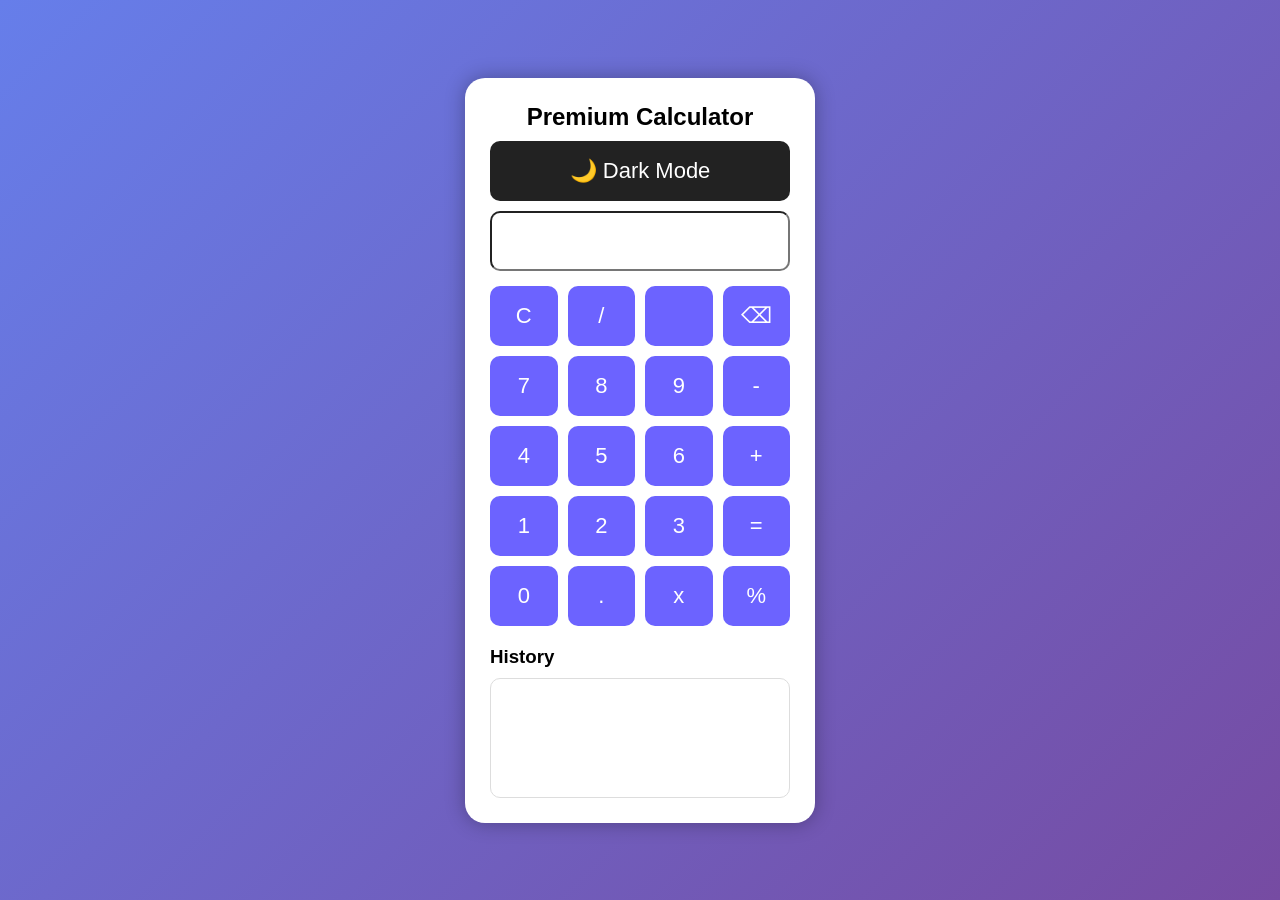
<file: Calculator/index.html>
<!DOCTYPE html>
<html lang="en">
<head>
<meta charset="UTF-8">
<meta name="viewport" content="width=device-width, initial-scale=1.0">
<title>Premium Calculator</title>
<link rel="stylesheet" href="style.css">
</head>
<body>

<div class="calculator">
<h2>Premium Calculator</h2>

<h3 id="clock"></h3>

<button class="theme-btn" onclick="toggleTheme()">
🌙 Dark Mode
</button>

<input type="text" id="display" readonly>

<div class="buttons">

<button onclick="clearDisplay()">C</button>
<button onclick="appendValue('/')">/</button>
<button onclick="appendValue('')"></button>
<button onclick="deleteLast()">⌫</button>

<button onclick="appendValue('7')">7</button>
<button onclick="appendValue('8')">8</button>
<button onclick="appendValue('9')">9</button>
<button onclick="appendValue('-')">-</button>

<button onclick="appendValue('4')">4</button>
<button onclick="appendValue('5')">5</button>
<button onclick="appendValue('6')">6</button>
<button onclick="appendValue('+')">+</button>

<button onclick="appendValue('1')">1</button>
<button onclick="appendValue('2')">2</button>
<button onclick="appendValue('3')">3</button>
<button onclick="calculate()">=</button>

<button onclick="appendValue('0')">0</button>
<button onclick="appendValue('.')">.</button>
<button onclick="appendValue('*')">x</button>
<button onclick="appendValue('%')">%</button>
</div>

<div class="history-box">
<h3>History</h3>
<div id="history"></div>
</div>

</div>

<script src="script.js"></script>

</body>
</html>
</file>
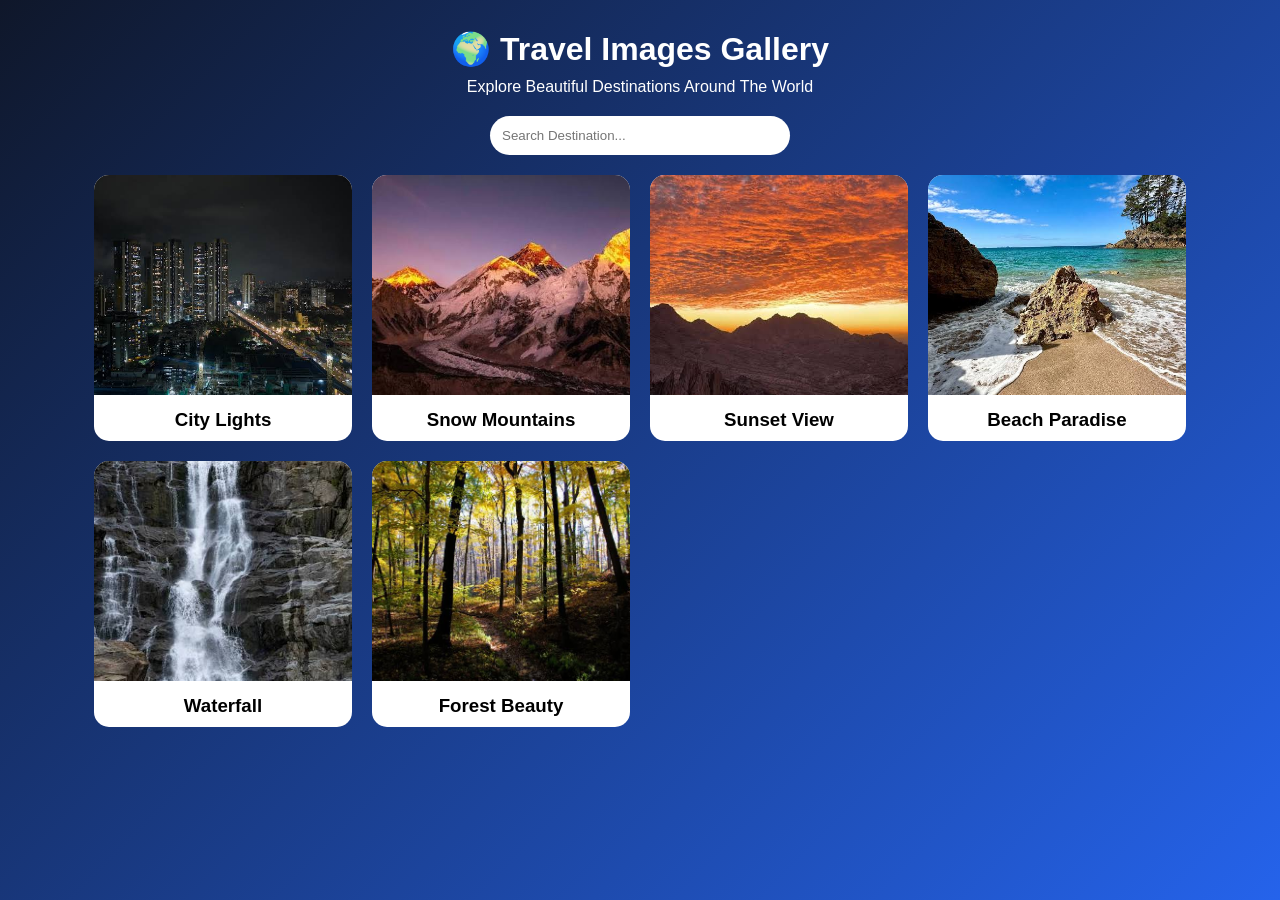
<file: ImageGallery/index.html>
<!DOCTYPE html>
<html lang="en">
<head>
    <meta charset="UTF-8">
    <meta name="viewport" content="width=device-width, initial-scale=1.0">
    <title>Travel Image Gallery</title>
    <link rel="stylesheet" href="style.css">
</head>
<body>

    <div class="container">
        <h1>🌍 Travel Images Gallery</h1>
        <p>Explore Beautiful Destinations Around The World</p>

        <input type="text" class="search-box" placeholder="Search Destination...">

        <div class="gallery">

            <div class="card">
                <img src="img1.jpeg" onclick="openImage(this.src)">
                <h3>City Lights</h3>
            </div>

            <div class="card">
                <img src="img2.jpeg" onclick="openImage(this.src)">
                <h3>Snow Mountains</h3>
            </div>

            <div class="card">
                <img src="img3.jpeg" onclick="openImage(this.src)">
                <h3>Sunset View</h3>
            </div>

            <div class="card">
                <img src="img4.jpeg" onclick="openImage(this.src)">
                <h3>Beach Paradise</h3>
            </div>

            <div class="card">
                <img src="img5.jpeg" onclick="openImage(this.src)">
                <h3>Waterfall</h3>
            </div>

            <div class="card">
                <img src="img6.jpeg" onclick="openImage(this.src)">
                <h3>Forest Beauty</h3>
            </div>

        </div>
    </div>

    <!-- Lightbox -->
    <div id="lightbox" class="lightbox">
        <span class="close" onclick="closeImage()">&times;</span>
        <img id="lightbox-img">
    </div>

    <script src="script.js"></script>

</body>
</html>
</file>
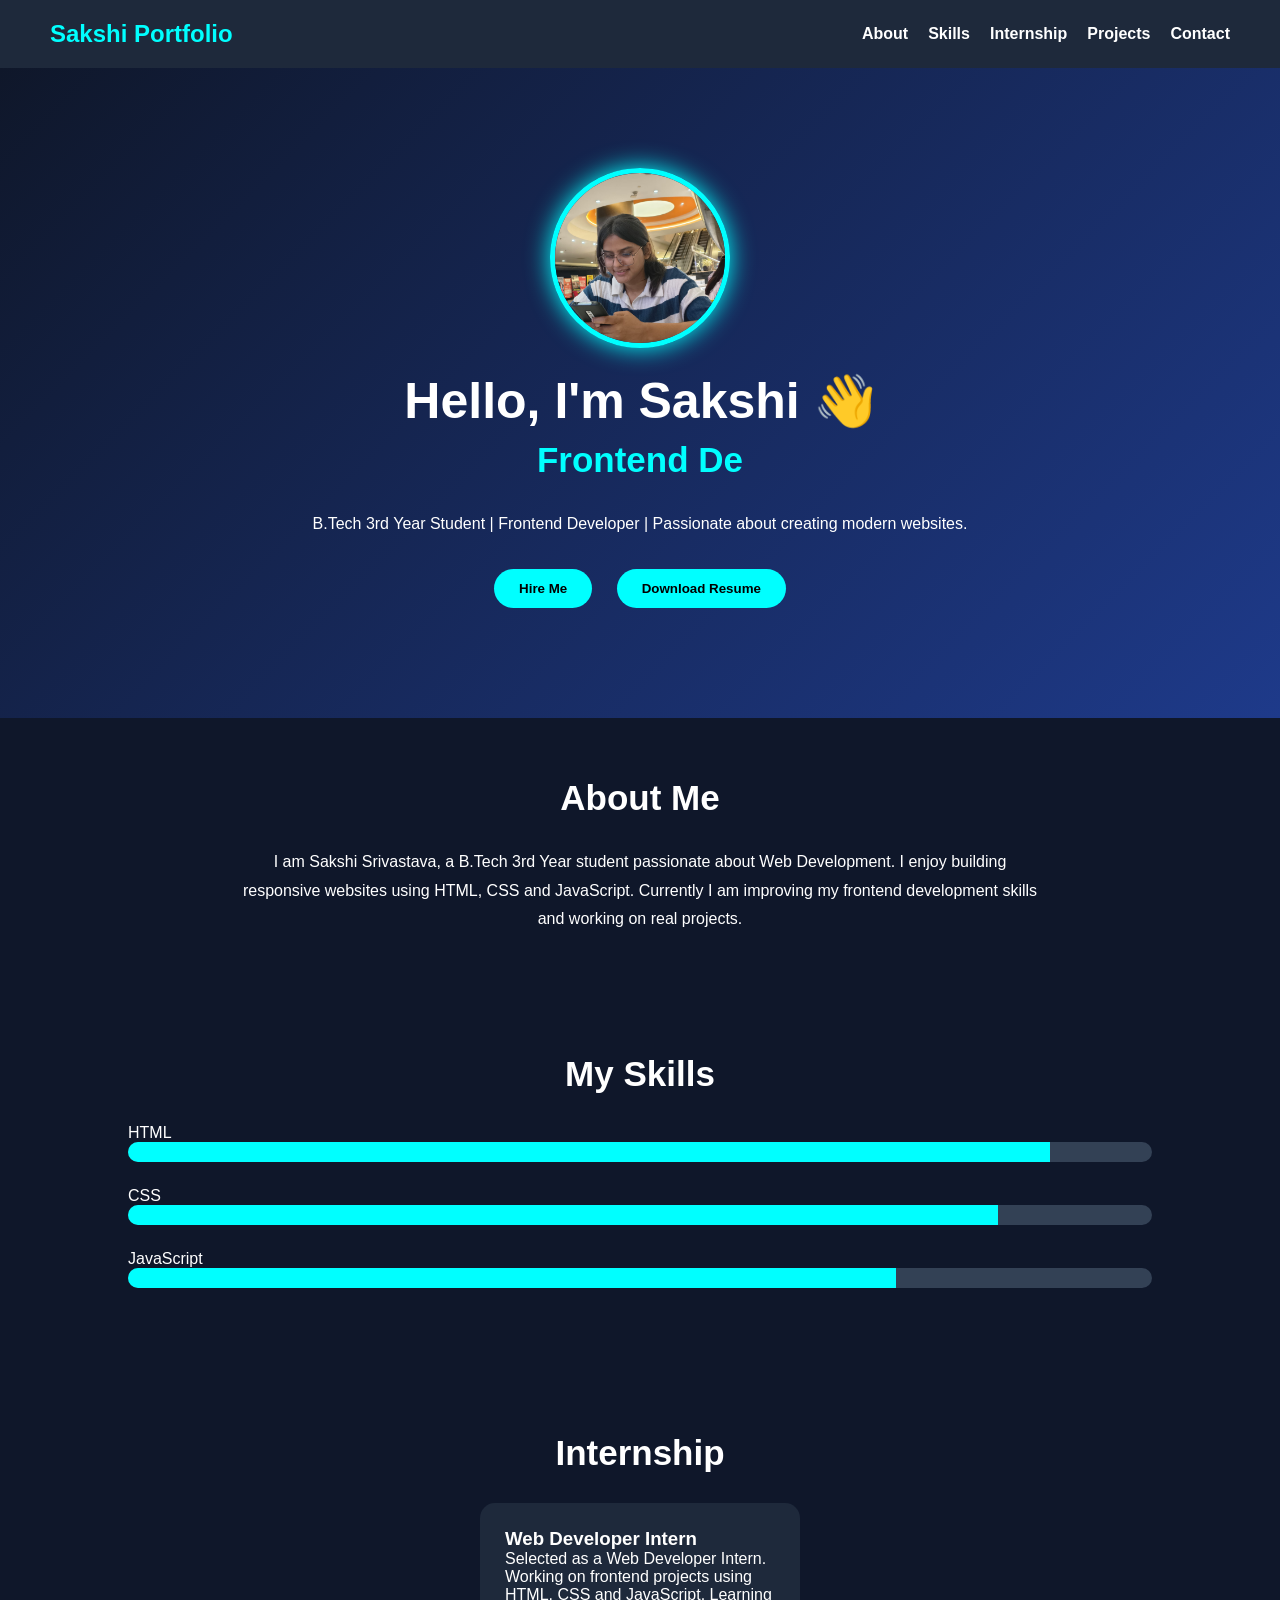
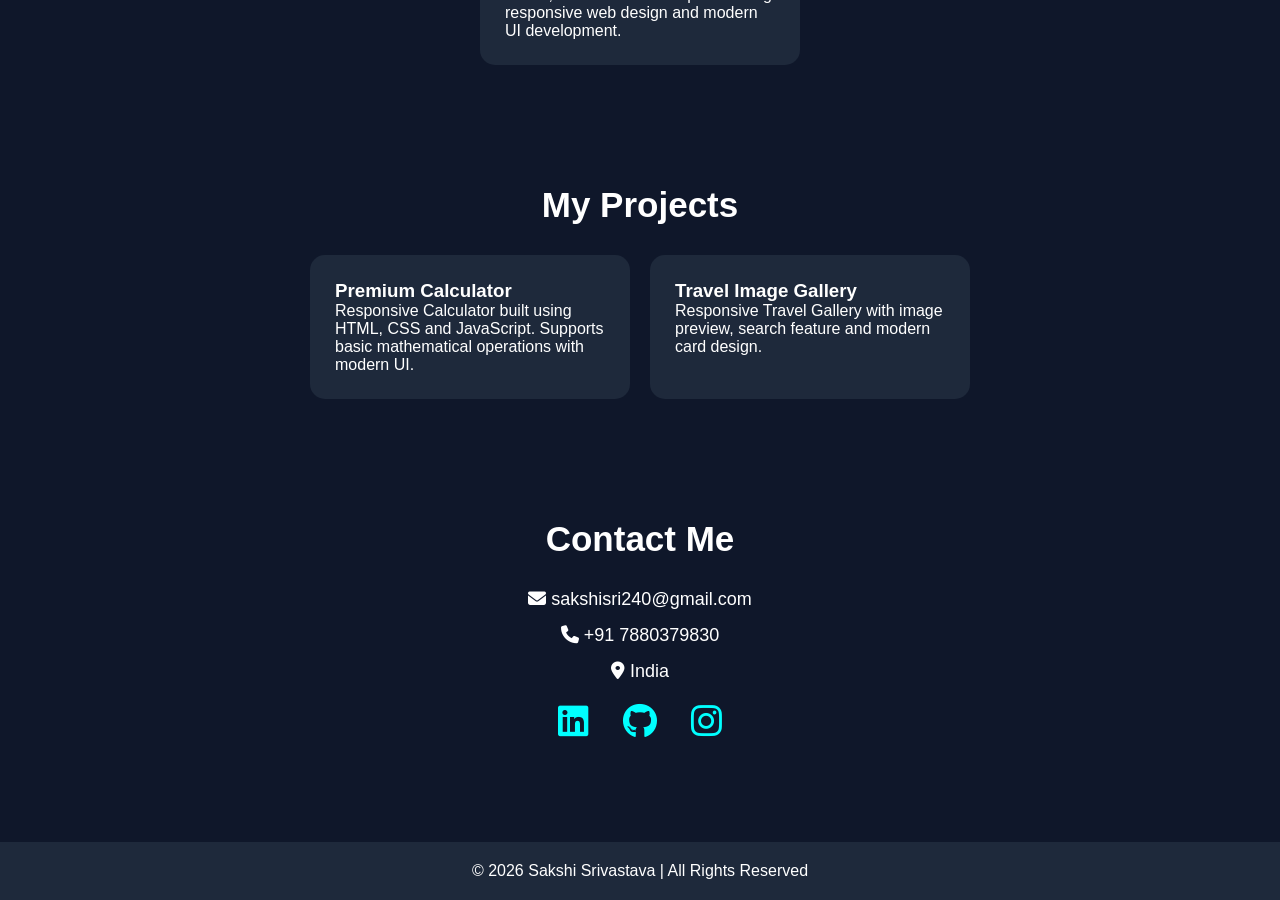
<file: Portfolio/index.html>
<!DOCTYPE html>
<html lang="en">
<head>
<meta charset="UTF-8">
<meta name="viewport" content="width=device-width, initial-scale=1.0">
<title>Sakshi Srivastava | Portfolio</title>

<link rel="stylesheet" href="style.css">

<link rel="stylesheet"
href="https://cdnjs.cloudflare.com/ajax/libs/font-awesome/6.5.1/css/all.min.css">

</head>
<body>

<nav>

<div class="logo">Sakshi Portfolio</div>

<ul>
<li><a href="#about">About</a></li>
<li><a href="#skills">Skills</a></li>
<li><a href="#internship">Internship</a></li>
<li><a href="#projects">Projects</a></li>
<li><a href="#contact">Contact</a></li>
</ul>

</nav>

<section class="hero">

<img src="profile.jpg.jpeg" alt="Profile" class="profile">

<h1>Hello, I'm Sakshi 👋</h1>

<h2><span id="typing"></span></h2>

<p>
B.Tech 3rd Year Student | Frontend Developer |
Passionate about creating modern websites.
</p>

<div class="buttons">

<button onclick="showMessage()">Hire Me</button>

<a href="#">
<button>Download Resume</button>
</a>

</div>

</section>

<section id="about">

<h2>About Me</h2>

<p>
I am Sakshi Srivastava, a B.Tech 3rd Year student passionate about Web Development.
I enjoy building responsive websites using HTML, CSS and JavaScript.
Currently I am improving my frontend development skills and working on real projects.
</p>

</section>

<section id="skills">

<h2>My Skills</h2>

<p>HTML</p>
<div class="progress">
<div class="html"></div>
</div>

<p>CSS</p>
<div class="progress">
<div class="css"></div>
</div>

<p>JavaScript</p>
<div class="progress">
<div class="js"></div>
</div>

</section>

<section id="internship">

<h2>Internship</h2>

<div class="card">

<h3>Web Developer Intern</h3>

<p>
Selected as a Web Developer Intern.
Working on frontend projects using HTML, CSS and JavaScript.
Learning responsive web design and modern UI development.
</p>

</div>

</section>

<section id="projects">

<h2>My Projects</h2>

<div class="project-container">

<div class="card">

<h3>Premium Calculator</h3>

<p>
Responsive Calculator built using HTML, CSS and JavaScript.
Supports basic mathematical operations with modern UI.
</p>

</div>

<div class="card">

<h3>Travel Image Gallery</h3>

<p>
Responsive Travel Gallery with image preview,
search feature and modern card design.
</p>

</div>

</div>

</section>

<section id="contact">

<h2>Contact Me</h2>

<p><i class="fas fa-envelope"></i> sakshisri240@gmail.com</p>

<p><i class="fas fa-phone"></i> +91 7880379830</p>

<p><i class="fas fa-location-dot"></i> India</p>

<div class="social">

<a href="#"><i class="fab fa-linkedin"></i></a>

<a href="#"><i class="fab fa-github"></i></a>

<a href="#"><i class="fab fa-instagram"></i></a>

</div>

</section>

<footer>

<p>© 2026 Sakshi Srivastava | All Rights Reserved</p>

</footer>

<script src="script.js"></script>

</body>
</html>
</file>
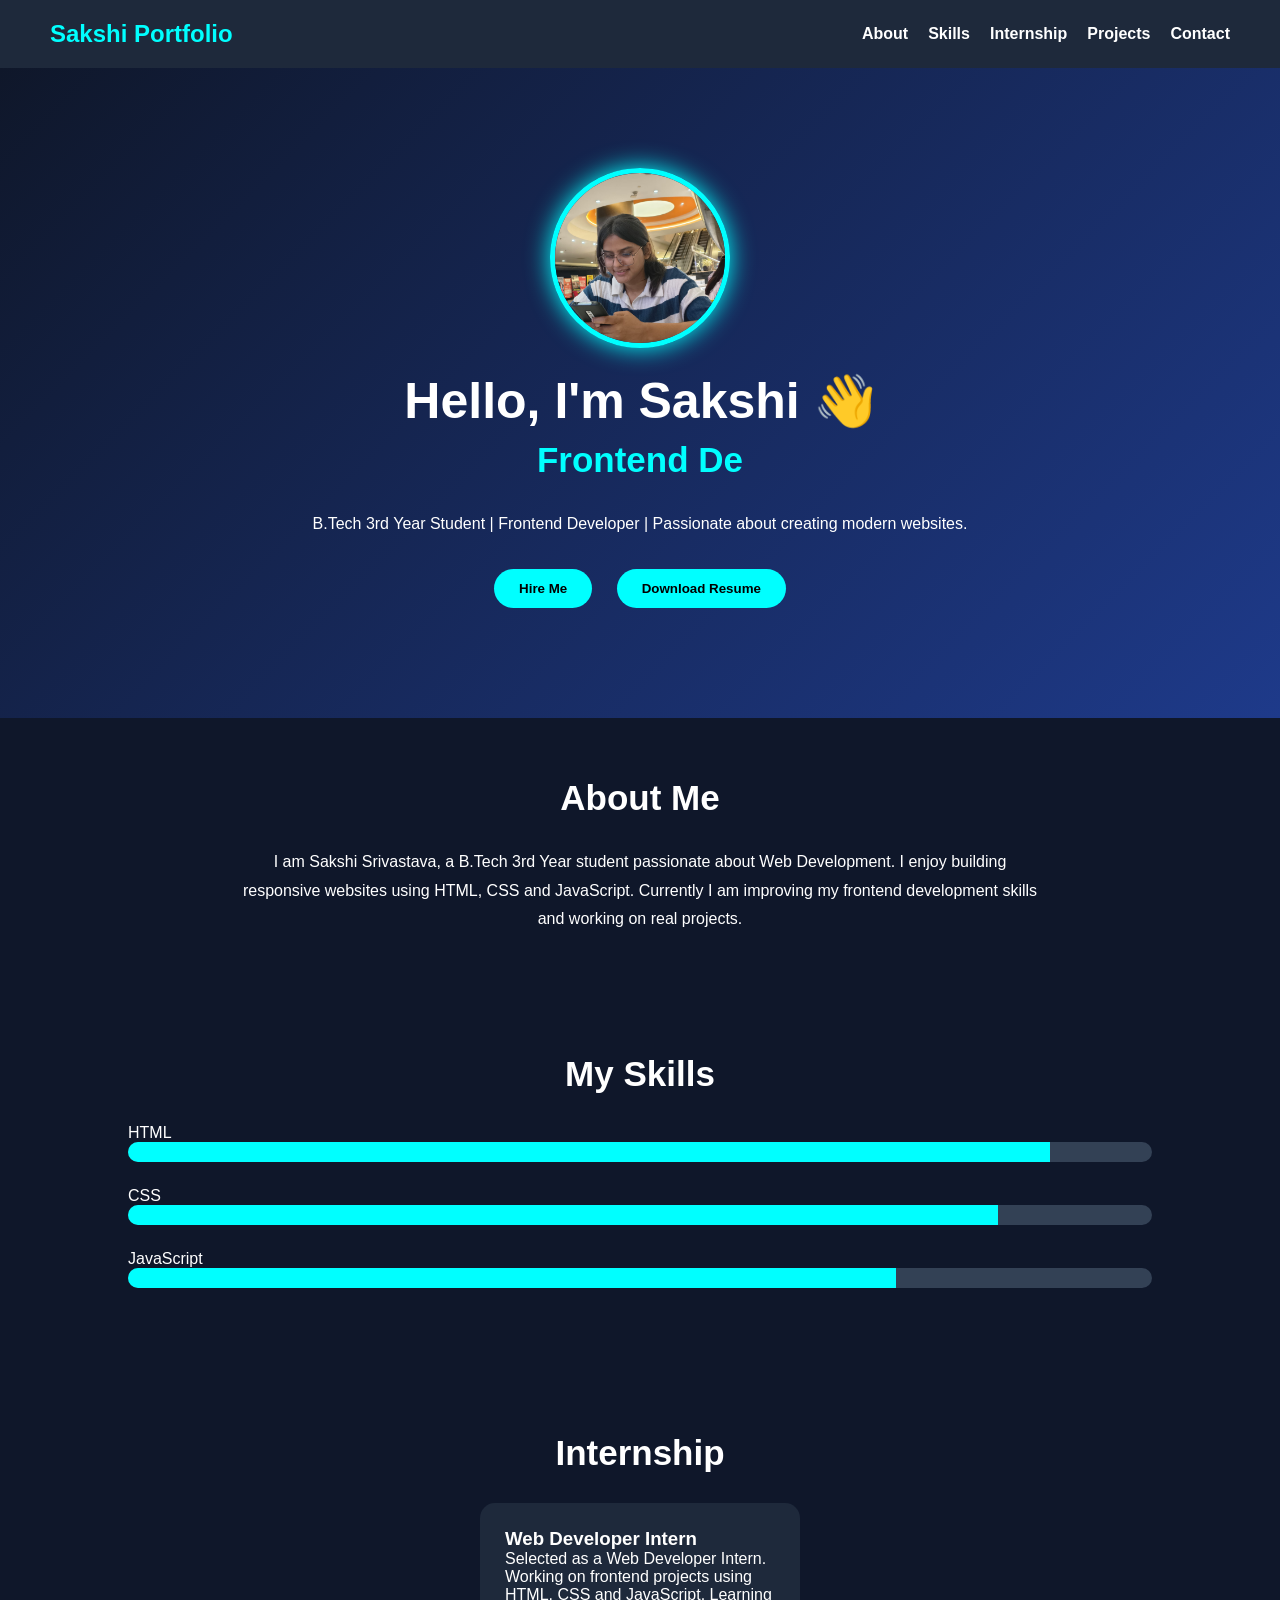
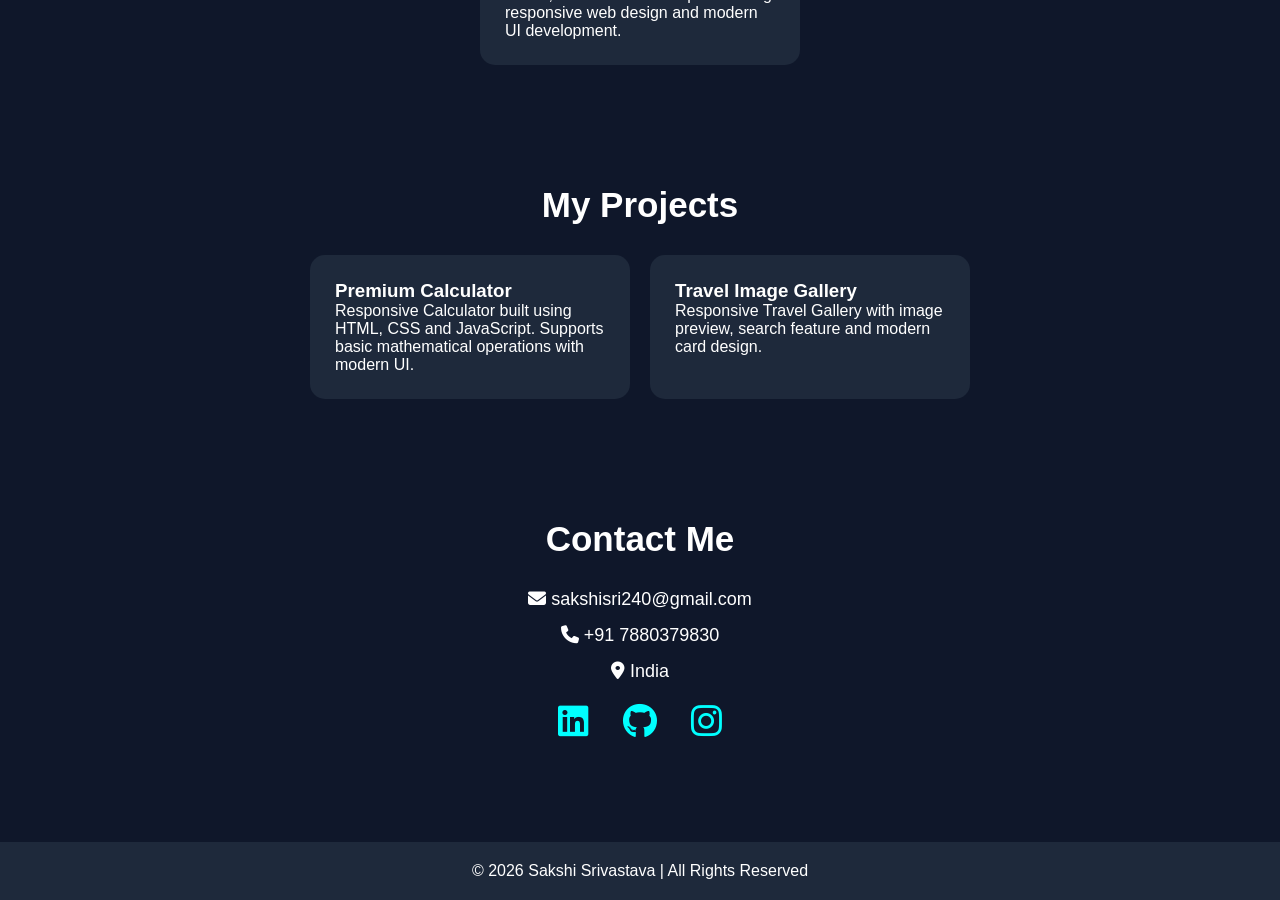
<file: Potfolio/index.html>
<!DOCTYPE html>
<html lang="en">
<head>
<meta charset="UTF-8">
<meta name="viewport" content="width=device-width, initial-scale=1.0">
<title>Sakshi Srivastava | Portfolio</title>

<link rel="stylesheet" href="style.css">

<link rel="stylesheet"
href="https://cdnjs.cloudflare.com/ajax/libs/font-awesome/6.5.1/css/all.min.css">

</head>
<body>

<nav>

<div class="logo">Sakshi Portfolio</div>

<ul>
<li><a href="#about">About</a></li>
<li><a href="#skills">Skills</a></li>
<li><a href="#internship">Internship</a></li>
<li><a href="#projects">Projects</a></li>
<li><a href="#contact">Contact</a></li>
</ul>

</nav>

<section class="hero">

<img src="profile.jpg.jpeg" alt="Profile" class="profile">

<h1>Hello, I'm Sakshi 👋</h1>

<h2><span id="typing"></span></h2>

<p>
B.Tech 3rd Year Student | Frontend Developer |
Passionate about creating modern websites.
</p>

<div class="buttons">

<button onclick="showMessage()">Hire Me</button>

<a href="#">
<button>Download Resume</button>
</a>

</div>

</section>

<section id="about">

<h2>About Me</h2>

<p>
I am Sakshi Srivastava, a B.Tech 3rd Year student passionate about Web Development.
I enjoy building responsive websites using HTML, CSS and JavaScript.
Currently I am improving my frontend development skills and working on real projects.
</p>

</section>

<section id="skills">

<h2>My Skills</h2>

<p>HTML</p>
<div class="progress">
<div class="html"></div>
</div>

<p>CSS</p>
<div class="progress">
<div class="css"></div>
</div>

<p>JavaScript</p>
<div class="progress">
<div class="js"></div>
</div>

</section>

<section id="internship">

<h2>Internship</h2>

<div class="card">

<h3>Web Developer Intern</h3>

<p>
Selected as a Web Developer Intern.
Working on frontend projects using HTML, CSS and JavaScript.
Learning responsive web design and modern UI development.
</p>

</div>

</section>

<section id="projects">

<h2>My Projects</h2>

<div class="project-container">

<div class="card">

<h3>Premium Calculator</h3>

<p>
Responsive Calculator built using HTML, CSS and JavaScript.
Supports basic mathematical operations with modern UI.
</p>

</div>

<div class="card">

<h3>Travel Image Gallery</h3>

<p>
Responsive Travel Gallery with image preview,
search feature and modern card design.
</p>

</div>

</div>

</section>

<section id="contact">

<h2>Contact Me</h2>

<p><i class="fas fa-envelope"></i> sakshisri240@gmail.com</p>

<p><i class="fas fa-phone"></i> +91 7880379830</p>

<p><i class="fas fa-location-dot"></i> India</p>

<div class="social">

<a href="#"><i class="fab fa-linkedin"></i></a>

<a href="#"><i class="fab fa-github"></i></a>

<a href="#"><i class="fab fa-instagram"></i></a>

</div>

</section>

<footer>

<p>© 2026 Sakshi Srivastava | All Rights Reserved</p>

</footer>

<script src="script.js"></script>

</body>
</html>
</file>
<file: Calculator/style.css>
*{
margin:0;
padding:0;
box-sizing:border-box;
font-family:Arial,sans-serif;
}

body{
display:flex;
justify-content:center;
align-items:center;
min-height:100vh;
background:linear-gradient(135deg,#667eea,#764ba2);
}

.calculator{
background:white;
padding:25px;
border-radius:20px;
box-shadow:0 0 20px rgba(0,0,0,0.3);
width:350px;
text-align:center;
}

h2{
margin-bottom:10px;
}

#clock{
margin-bottom:10px;
color:#666;
}

.theme-btn{
width:100%;
padding:10px;
margin-bottom:10px;
border:none;
background:#222;
color:white;
border-radius:10px;
cursor:pointer;
}

#display{
width:100%;
height:60px;
font-size:25px;
padding:10px;
margin-bottom:15px;
text-align:right;
border-radius:10px;
}

.buttons{
display:grid;
grid-template-columns:repeat(4,1fr);
gap:10px;
}

button{
height:60px;
font-size:22px;
border:none;
border-radius:10px;
background:#6c63ff;
color:white;
cursor:pointer;
transition:0.3s;
}

button:hover{
transform:scale(1.08);
}

.history-box{
margin-top:20px;
text-align:left;
}

#history{
height:120px;
overflow-y:auto;
border:1px solid #ddd;
padding:10px;
border-radius:10px;
margin-top:10px;
}

.dark{
background:#111;
}

.dark .calculator{
background:#222;
color:white;
}

.dark #display{
background:#333;
color:white;
}

.dark #history{
border:1px solid white;
}
</file>
<file: ImageGallery/style.css>
*{
    margin:0;
    padding:0;
    box-sizing:border-box;
    font-family:Arial, sans-serif;
}

body{
    background:linear-gradient(135deg,#0f172a,#2563eb);
    min-height:100vh;
    color:white;
}

.container{
    width:90%;
    margin:auto;
    text-align:center;
    padding:30px;
}

h1{
    margin-bottom:10px;
}

.search-box{
    width:300px;
    padding:12px;
    margin:20px;
    border:none;
    border-radius:30px;
    outline:none;
}

.gallery{
    display:grid;
    grid-template-columns:repeat(auto-fit,minmax(250px,1fr));
    gap:20px;
}

.card{
    background:white;
    color:black;
    border-radius:15px;
    overflow:hidden;
    transition:0.3s;
}

.card:hover{
    transform:scale(1.05);
}

.card img{
    width:100%;
    height:220px;
    object-fit:cover;
    cursor:pointer;
}

.card h3{
    padding:10px;
}

/* Lightbox */

.lightbox{
    display:none;
    position:fixed;
    top:0;
    left:0;
    width:100%;
    height:100%;
    background:rgba(0,0,0,0.9);
    justify-content:center;
    align-items:center;
}

.lightbox img{
    max-width:80%;
    max-height:80%;
    border-radius:10px;
}

.close{
    position:absolute;
    top:20px;
    right:40px;
    color:white;
    font-size:40px;
    cursor:pointer;
}
</file>
<file: Portfolio/style.css>
*{
margin:0;
padding:0;
box-sizing:border-box;
font-family:Arial,sans-serif;
scroll-behavior:smooth;
}

body{
background:#0f172a;
color:white;
}

nav{
display:flex;
justify-content:space-between;
align-items:center;
padding:20px 50px;
background:#1e293b;
position:sticky;
top:0;
z-index:100;
}

.logo{
font-size:24px;
font-weight:bold;
color:cyan;
}

nav ul{
display:flex;
list-style:none;
gap:20px;
}

nav a{
color:white;
text-decoration:none;
font-weight:bold;
}

nav a:hover{
color:cyan;
}

.hero{
text-align:center;
padding:100px 20px;
background:linear-gradient(135deg,#0f172a,#1e3a8a);
}

.profile{
width:180px;
height:180px;
border-radius:50%;
object-fit:cover;
border:5px solid cyan;
box-shadow:0 0 25px cyan;
}

.hero h1{
font-size:50px;
margin-top:20px;
}

.hero h2{
margin-top:10px;
color:cyan;
}

.hero p{
max-width:700px;
margin:20px auto;
line-height:1.8;
}

.buttons button{
padding:12px 25px;
margin:10px;
border:none;
border-radius:30px;
background:cyan;
cursor:pointer;
font-weight:bold;
}

.buttons button:hover{
transform:scale(1.05);
}

section{
padding:60px 10%;
}

section h2{
text-align:center;
margin-bottom:30px;
font-size:35px;
}

#about p{
text-align:center;
line-height:1.8;
max-width:800px;
margin:auto;
}

.progress{
width:100%;
height:20px;
background:#334155;
border-radius:20px;
margin-bottom:25px;
overflow:hidden;
}

.html{
width:90%;
height:100%;
background:cyan;
animation:fillBar 2s;
}

.css{
width:85%;
height:100%;
background:cyan;
animation:fillBar 2s;
}

.js{
width:75%;
height:100%;
background:cyan;
animation:fillBar 2s;
}

@keyframes fillBar{
from{
width:0;
}
}

.project-container{
display:flex;
justify-content:center;
gap:20px;
flex-wrap:wrap;
}

.card{
background:#1e293b;
padding:25px;
border-radius:15px;
width:320px;
transition:0.4s;
}

#internship{
    display: flex;
    flex-direction: column;
    align-items: center;
}

.card:hover{
transform:translateY(-10px);
box-shadow:0 0 20px cyan;
}

#contact{
text-align:center;
}

#contact p{
margin:15px;
font-size:18px;
}

.social{
margin-top:20px;
}

.social a{
color:cyan;
font-size:35px;
margin:15px;
transition:.3s;
}

.social a:hover{
color:white;
}

footer{
background:#1e293b;
text-align:center;
padding:20px;
margin-top:40px;
}

@media(max-width:768px){

nav{
flex-direction:column;
gap:15px;
}

nav ul{
flex-wrap:wrap;
justify-content:center;
}

.hero h1{
font-size:35px;
}

}
</file>
<file: Potfolio/style.css>
*{
margin:0;
padding:0;
box-sizing:border-box;
font-family:Arial,sans-serif;
scroll-behavior:smooth;
}

body{
background:#0f172a;
color:white;
}

nav{
display:flex;
justify-content:space-between;
align-items:center;
padding:20px 50px;
background:#1e293b;
position:sticky;
top:0;
z-index:100;
}

.logo{
font-size:24px;
font-weight:bold;
color:cyan;
}

nav ul{
display:flex;
list-style:none;
gap:20px;
}

nav a{
color:white;
text-decoration:none;
font-weight:bold;
}

nav a:hover{
color:cyan;
}

.hero{
text-align:center;
padding:100px 20px;
background:linear-gradient(135deg,#0f172a,#1e3a8a);
}

.profile{
width:180px;
height:180px;
border-radius:50%;
object-fit:cover;
border:5px solid cyan;
box-shadow:0 0 25px cyan;
}

.hero h1{
font-size:50px;
margin-top:20px;
}

.hero h2{
margin-top:10px;
color:cyan;
}

.hero p{
max-width:700px;
margin:20px auto;
line-height:1.8;
}

.buttons button{
padding:12px 25px;
margin:10px;
border:none;
border-radius:30px;
background:cyan;
cursor:pointer;
font-weight:bold;
}

.buttons button:hover{
transform:scale(1.05);
}

section{
padding:60px 10%;
}

section h2{
text-align:center;
margin-bottom:30px;
font-size:35px;
}

#about p{
text-align:center;
line-height:1.8;
max-width:800px;
margin:auto;
}

.progress{
width:100%;
height:20px;
background:#334155;
border-radius:20px;
margin-bottom:25px;
overflow:hidden;
}

.html{
width:90%;
height:100%;
background:cyan;
animation:fillBar 2s;
}

.css{
width:85%;
height:100%;
background:cyan;
animation:fillBar 2s;
}

.js{
width:75%;
height:100%;
background:cyan;
animation:fillBar 2s;
}

@keyframes fillBar{
from{
width:0;
}
}

.project-container{
display:flex;
justify-content:center;
gap:20px;
flex-wrap:wrap;
}

.card{
background:#1e293b;
padding:25px;
border-radius:15px;
width:320px;
transition:0.4s;
}

#internship{
    display: flex;
    flex-direction: column;
    align-items: center;
}

.card:hover{
transform:translateY(-10px);
box-shadow:0 0 20px cyan;
}

#contact{
text-align:center;
}

#contact p{
margin:15px;
font-size:18px;
}

.social{
margin-top:20px;
}

.social a{
color:cyan;
font-size:35px;
margin:15px;
transition:.3s;
}

.social a:hover{
color:white;
}

footer{
background:#1e293b;
text-align:center;
padding:20px;
margin-top:40px;
}

@media(max-width:768px){

nav{
flex-direction:column;
gap:15px;
}

nav ul{
flex-wrap:wrap;
justify-content:center;
}

.hero h1{
font-size:35px;
}

}
</file>
